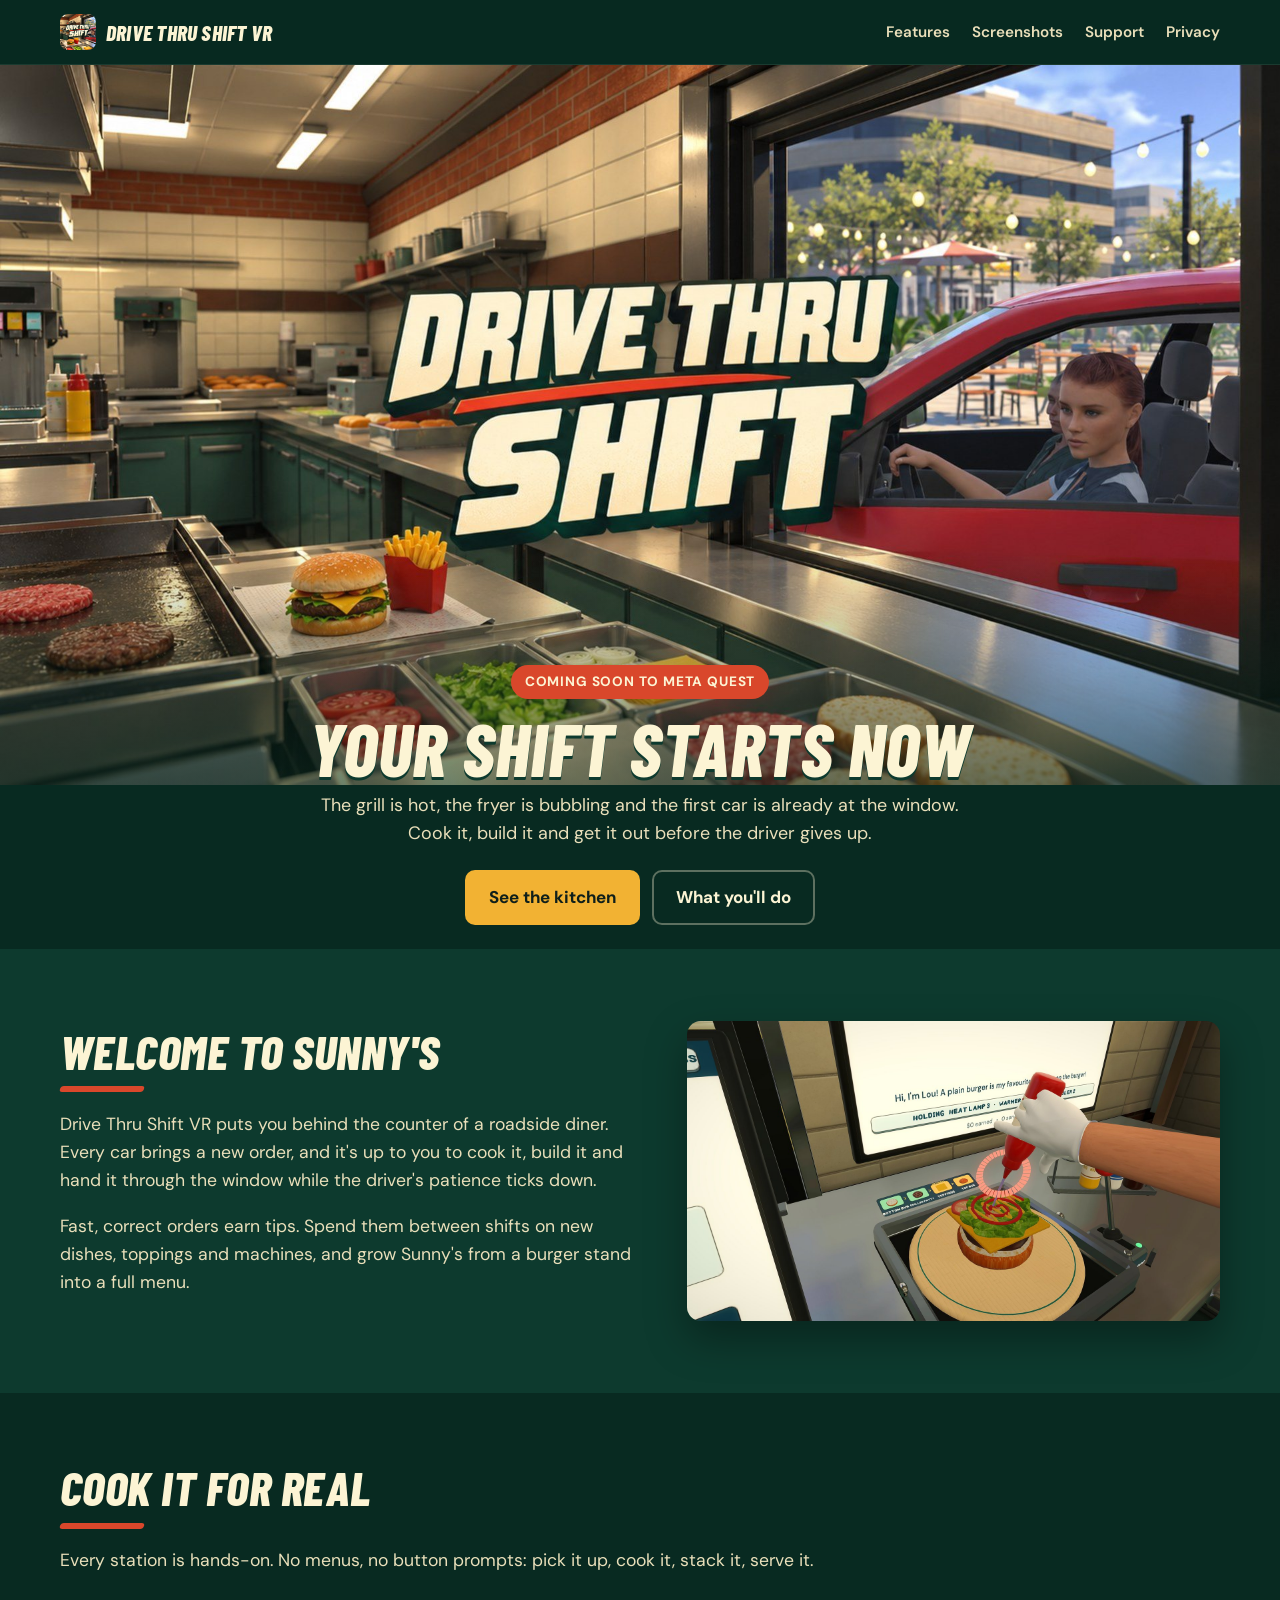
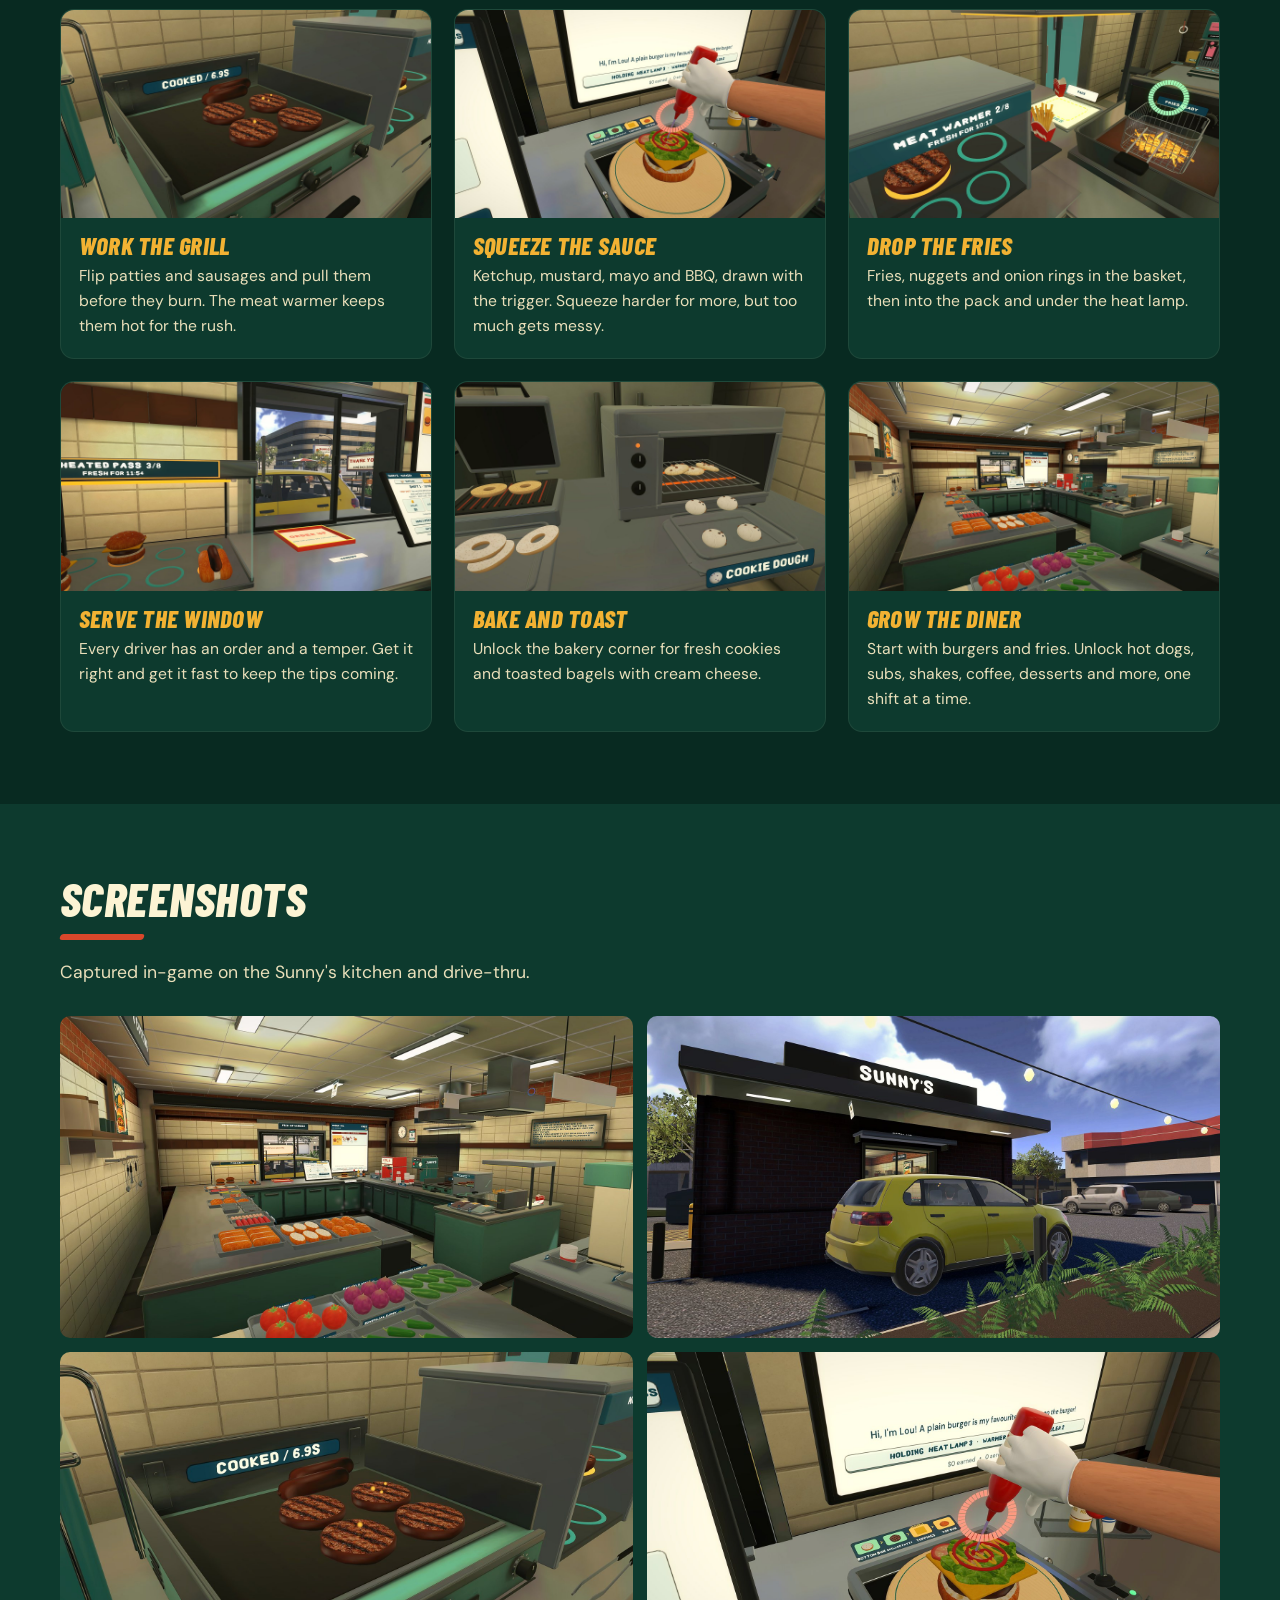
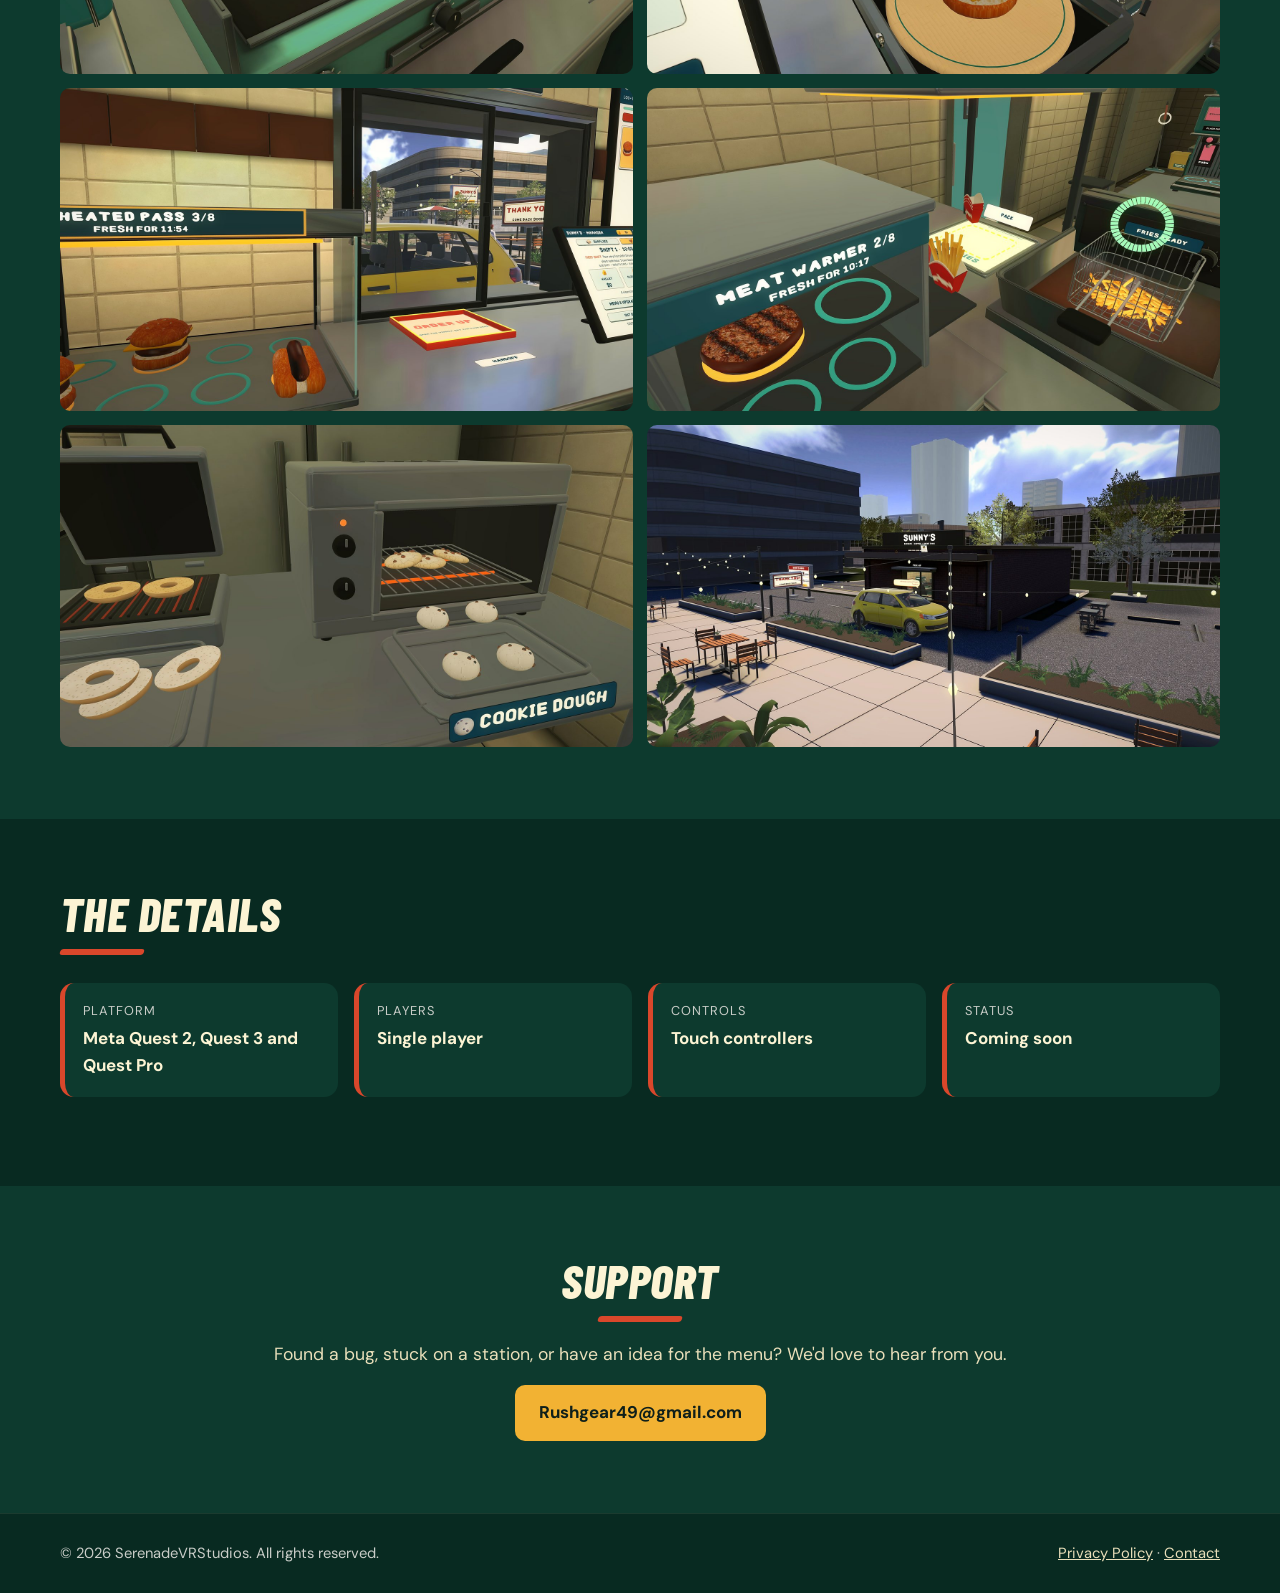
<file: index.html>
<!DOCTYPE html>
<html lang="en">
<head>
  <meta charset="utf-8">
  <meta name="viewport" content="width=device-width, initial-scale=1">
  <title>Drive Thru Shift VR – Official Site</title>
  <meta name="description" content="Run the drive-thru window at Sunny's in VR. Grill, fry, build burgers, squeeze the sauce and get every order out before the driver gives up. Coming soon to Meta Quest.">
  <meta property="og:title" content="Drive Thru Shift VR">
  <meta property="og:description" content="Run the drive-thru window at Sunny's, a busy roadside diner, in VR. Coming soon to Meta Quest.">
  <meta property="og:image" content="assets/cover.jpg">
  <meta property="og:type" content="website">
  <meta name="twitter:card" content="summary_large_image">
  <link rel="icon" type="image/png" href="assets/favicon.png">
  <link rel="preconnect" href="https://fonts.googleapis.com">
  <link rel="preconnect" href="https://fonts.gstatic.com" crossorigin>
  <link href="https://fonts.googleapis.com/css2?family=Barlow+Condensed:ital,wght@1,800&family=DM+Sans:wght@400;600;700&display=swap" rel="stylesheet">
  <link rel="stylesheet" href="assets/style.css">
</head>
<body>
  <header class="site-header">
    <div class="wrap">
      <a class="brand" href="#top"><img src="assets/icon.png" alt=""><span class="display">Drive Thru Shift VR</span></a>
      <nav class="site-nav">
        <a href="#features">Features</a>
        <a href="#screenshots">Screenshots</a>
        <a href="#support">Support</a>
        <a href="privacy.html">Privacy</a>
      </nav>
    </div>
  </header>

  <main id="top">
    <section class="hero" style="padding:0">
      <img class="hero-art" src="assets/cover.jpg" alt="Drive Thru Shift key art: the Sunny's kitchen, a burger and fries on the pass, and a driver waiting at the window">
      <div class="wrap hero-copy">
        <span class="badge">Coming soon to Meta Quest</span>
        <h1 class="display">Your shift starts now</h1>
        <p>The grill is hot, the fryer is bubbling and the first car is already at the window. Cook it, build it and get it out before the driver gives up.</p>
        <div class="buttons">
          <a class="btn btn-primary" href="#screenshots">See the kitchen</a>
          <a class="btn btn-ghost" href="#features">What you'll do</a>
        </div>
      </div>
    </section>

    <section class="about">
      <div class="wrap about-grid">
        <div>
          <h2 class="section-title display">Welcome to Sunny's<span class="stripe"></span></h2>
          <p class="lead">Drive Thru Shift VR puts you behind the counter of a roadside diner. Every car brings a new order, and it's up to you to cook it, build it and hand it through the window while the driver's patience ticks down.</p>
          <p class="lead">Fast, correct orders earn tips. Spend them between shifts on new dishes, toppings and machines, and grow Sunny's from a burger stand into a full menu.</p>
        </div>
        <img src="assets/screens/01_gloved_ketchup.jpg" alt="First-person view of a gloved hand squeezing ketchup onto a burger on the prep board" loading="lazy">
      </div>
    </section>

    <section id="features">
      <div class="wrap">
        <h2 class="section-title display">Cook it for real<span class="stripe"></span></h2>
        <p class="lead">Every station is hands-on. No menus, no button prompts: pick it up, cook it, stack it, serve it.</p>
        <div class="features-grid">
          <article class="feature">
            <img src="assets/screens/03_grill.jpg" alt="Patties and sausages cooking on the grill" loading="lazy">
            <div><h3 class="display">Work the grill</h3><p>Flip patties and sausages and pull them before they burn. The meat warmer keeps them hot for the rush.</p></div>
          </article>
          <article class="feature">
            <img src="assets/screens/01_gloved_ketchup.jpg" alt="Squeezing ketchup onto a burger" loading="lazy">
            <div><h3 class="display">Squeeze the sauce</h3><p>Ketchup, mustard, mayo and BBQ, drawn with the trigger. Squeeze harder for more, but too much gets messy.</p></div>
          </article>
          <article class="feature">
            <img src="assets/screens/04_fryer_heat_lamp.jpg" alt="Fries ready in the fryer basket next to the meat warmer" loading="lazy">
            <div><h3 class="display">Drop the fries</h3><p>Fries, nuggets and onion rings in the basket, then into the pack and under the heat lamp.</p></div>
          </article>
          <article class="feature">
            <img src="assets/screens/05_pickup_window.jpg" alt="Burgers in the heated pass and a car at the pick-up window" loading="lazy">
            <div><h3 class="display">Serve the window</h3><p>Every driver has an order and a temper. Get it right and get it fast to keep the tips coming.</p></div>
          </article>
          <article class="feature">
            <img src="assets/screens/08_bakery_corner.jpg" alt="Cookies baking in the oven and bagels on the toaster" loading="lazy">
            <div><h3 class="display">Bake and toast</h3><p>Unlock the bakery corner for fresh cookies and toasted bagels with cream cheese.</p></div>
          </article>
          <article class="feature">
            <img src="assets/screens/02_kitchen_wide.jpg" alt="The full Sunny's kitchen stocked for service" loading="lazy">
            <div><h3 class="display">Grow the diner</h3><p>Start with burgers and fries. Unlock hot dogs, subs, shakes, coffee, desserts and more, one shift at a time.</p></div>
          </article>
        </div>
      </div>
    </section>

    <section id="screenshots" class="gallery">
      <div class="wrap">
        <h2 class="section-title display">Screenshots<span class="stripe"></span></h2>
        <p class="lead">Captured in-game on the Sunny's kitchen and drive-thru.</p>
        <div class="gallery-grid">
          <a href="assets/screens/02_kitchen_wide.jpg"><img src="assets/screens/02_kitchen_wide.jpg" alt="The Sunny's kitchen" loading="lazy"></a>
          <a href="assets/screens/06_drive_thru_window.jpg"><img src="assets/screens/06_drive_thru_window.jpg" alt="A customer car at the drive-thru window" loading="lazy"></a>
          <a href="assets/screens/03_grill.jpg"><img src="assets/screens/03_grill.jpg" alt="Grill with patties" loading="lazy"></a>
          <a href="assets/screens/01_gloved_ketchup.jpg"><img src="assets/screens/01_gloved_ketchup.jpg" alt="Squeezing ketchup on a burger" loading="lazy"></a>
          <a href="assets/screens/05_pickup_window.jpg"><img src="assets/screens/05_pickup_window.jpg" alt="Heated pass and pick-up window" loading="lazy"></a>
          <a href="assets/screens/04_fryer_heat_lamp.jpg"><img src="assets/screens/04_fryer_heat_lamp.jpg" alt="Fryer and heat lamp" loading="lazy"></a>
          <a href="assets/screens/08_bakery_corner.jpg"><img src="assets/screens/08_bakery_corner.jpg" alt="Bakery corner" loading="lazy"></a>
          <a href="assets/screens/07_sunnys_exterior.jpg"><img src="assets/screens/07_sunnys_exterior.jpg" alt="Sunny's diner from the outside" loading="lazy"></a>
        </div>
      </div>
    </section>

    <section>
      <div class="wrap">
        <h2 class="section-title display">The details<span class="stripe"></span></h2>
        <dl class="details-grid">
          <div class="detail"><dt>Platform</dt><dd>Meta Quest 2, Quest 3 and Quest Pro</dd></div>
          <div class="detail"><dt>Players</dt><dd>Single player</dd></div>
          <div class="detail"><dt>Controls</dt><dd>Touch controllers</dd></div>
          <div class="detail"><dt>Status</dt><dd>Coming soon</dd></div>
        </dl>
      </div>
    </section>

    <section id="support" class="support about">
      <div class="wrap">
        <h2 class="section-title display">Support<span class="stripe" style="margin-inline:auto"></span></h2>
        <p class="lead">Found a bug, stuck on a station, or have an idea for the menu? We'd love to hear from you.</p>
        <div class="buttons"><a class="btn btn-primary" href="mailto:Rushgear49@gmail.com?subject=Drive%20Thru%20Shift%20VR%20Support">Rushgear49@gmail.com</a></div>
      </div>
    </section>
  </main>

  <footer class="site-footer">
    <div class="wrap">
      <span>&copy; 2026 SerenadeVRStudios. All rights reserved.</span>
      <span><a href="privacy.html">Privacy Policy</a> &middot; <a href="mailto:Rushgear49@gmail.com">Contact</a></span>
    </div>
  </footer>
</body>
</html>
</file>
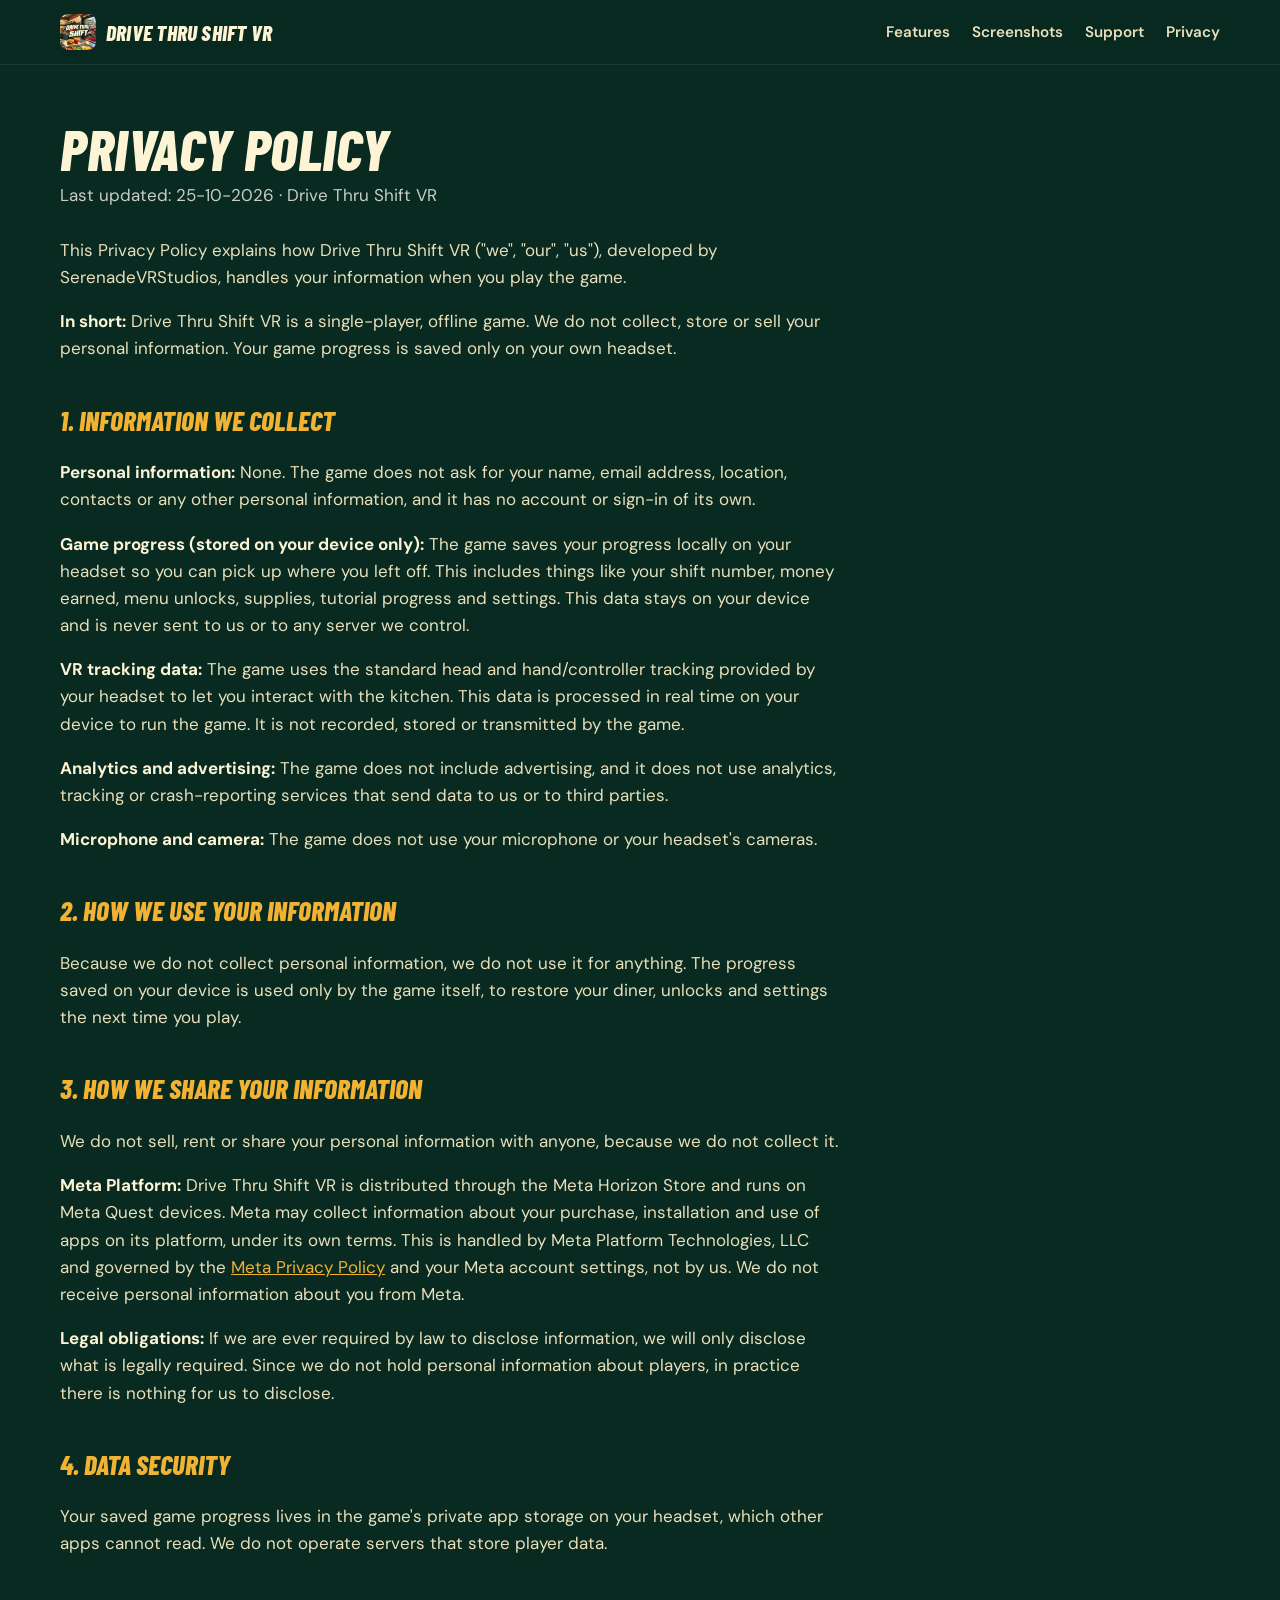
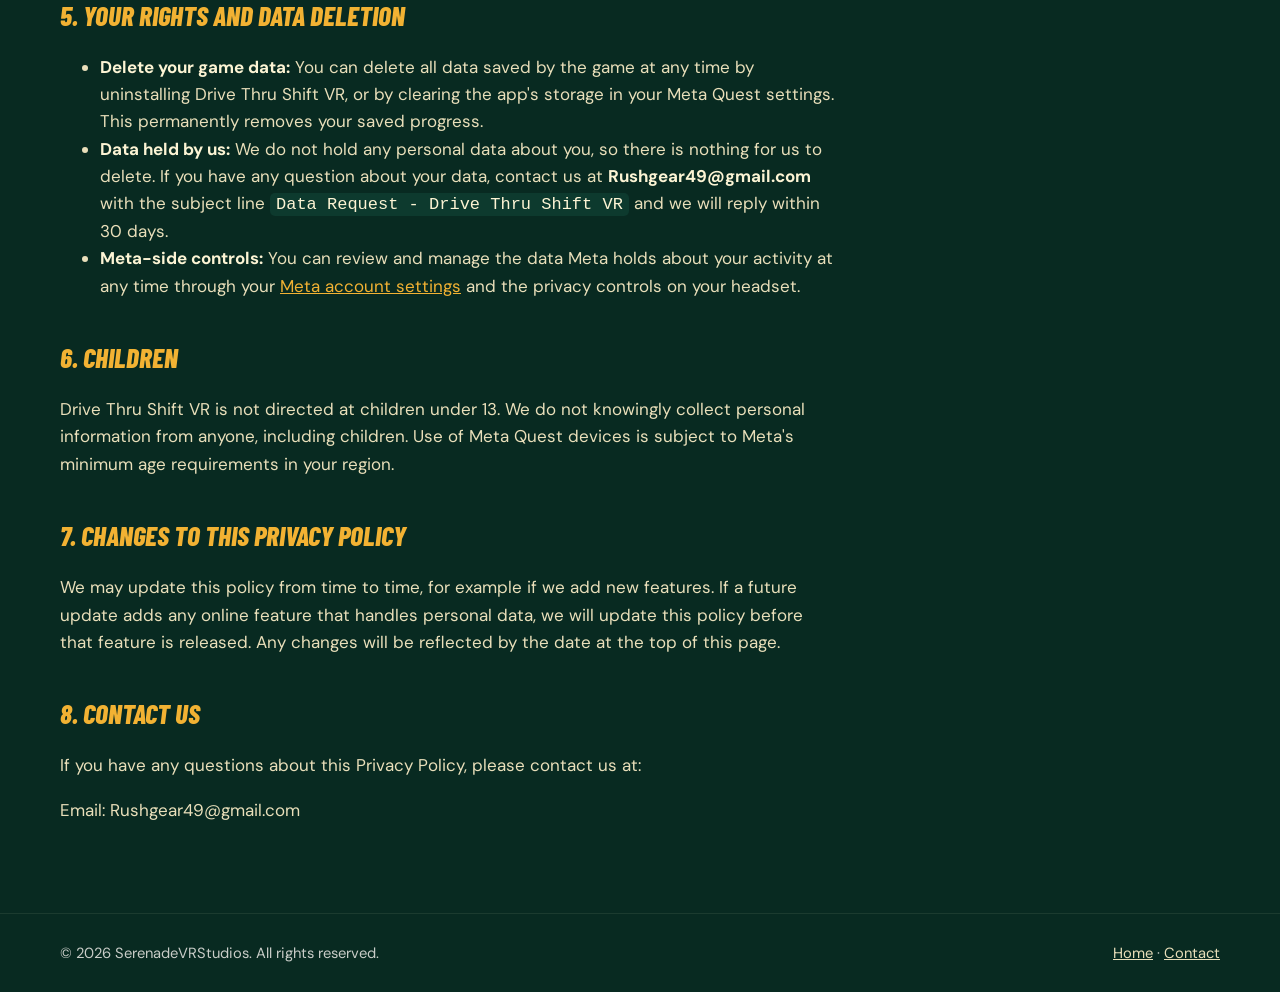
<file: privacy.html>
<!DOCTYPE html>
<html lang="en">
<head>
  <meta charset="utf-8">
  <meta name="viewport" content="width=device-width, initial-scale=1">
  <title>Privacy Policy – Drive Thru Shift VR</title>
  <meta name="description" content="Privacy Policy for Drive Thru Shift VR by SerenadeVRStudios.">
  <link rel="icon" type="image/png" href="assets/favicon.png">
  <link rel="preconnect" href="https://fonts.googleapis.com">
  <link rel="preconnect" href="https://fonts.gstatic.com" crossorigin>
  <link href="https://fonts.googleapis.com/css2?family=Barlow+Condensed:ital,wght@1,800&family=DM+Sans:wght@400;600;700&display=swap" rel="stylesheet">
  <link rel="stylesheet" href="assets/style.css">
</head>
<body>
  <header class="site-header">
    <div class="wrap">
      <a class="brand" href="index.html"><img src="assets/icon.png" alt=""><span class="display">Drive Thru Shift VR</span></a>
      <nav class="site-nav">
        <a href="index.html#features">Features</a>
        <a href="index.html#screenshots">Screenshots</a>
        <a href="index.html#support">Support</a>
        <a href="privacy.html">Privacy</a>
      </nav>
    </div>
  </header>
  <main class="policy">
    <div class="wrap">
      <article>
        <h1 class="display">Privacy Policy</h1>
        <p class="updated">Last updated: 25-10-2026 &middot; Drive Thru Shift VR</p>
<p>This Privacy Policy explains how Drive Thru Shift VR ("we", "our", "us"), developed by SerenadeVRStudios, handles your information when you play the game.</p>
<p><strong>In short:</strong> Drive Thru Shift VR is a single-player, offline game. We do not collect, store or sell your personal information. Your game progress is saved only on your own headset.</p>
<h2>1. Information We Collect</h2>
<p><strong>Personal information:</strong> None. The game does not ask for your name, email address, location, contacts or any other personal information, and it has no account or sign-in of its own.</p>
<p><strong>Game progress (stored on your device only):</strong> The game saves your progress locally on your headset so you can pick up where you left off. This includes things like your shift number, money earned, menu unlocks, supplies, tutorial progress and settings. This data stays on your device and is never sent to us or to any server we control.</p>
<p><strong>VR tracking data:</strong> The game uses the standard head and hand/controller tracking provided by your headset to let you interact with the kitchen. This data is processed in real time on your device to run the game. It is not recorded, stored or transmitted by the game.</p>
<p><strong>Analytics and advertising:</strong> The game does not include advertising, and it does not use analytics, tracking or crash-reporting services that send data to us or to third parties.</p>
<p><strong>Microphone and camera:</strong> The game does not use your microphone or your headset's cameras.</p>
<h2>2. How We Use Your Information</h2>
<p>Because we do not collect personal information, we do not use it for anything. The progress saved on your device is used only by the game itself, to restore your diner, unlocks and settings the next time you play.</p>
<h2>3. How We Share Your Information</h2>
<p>We do not sell, rent or share your personal information with anyone, because we do not collect it.</p>
<p><strong>Meta Platform:</strong> Drive Thru Shift VR is distributed through the Meta Horizon Store and runs on Meta Quest devices. Meta may collect information about your purchase, installation and use of apps on its platform, under its own terms. This is handled by Meta Platform Technologies, LLC and governed by the <a href="https://www.meta.com/legal/privacy-policy/">Meta Privacy Policy</a> and your Meta account settings, not by us. We do not receive personal information about you from Meta.</p>
<p><strong>Legal obligations:</strong> If we are ever required by law to disclose information, we will only disclose what is legally required. Since we do not hold personal information about players, in practice there is nothing for us to disclose.</p>
<h2>4. Data Security</h2>
<p>Your saved game progress lives in the game's private app storage on your headset, which other apps cannot read. We do not operate servers that store player data.</p>
<h2>5. Your Rights and Data Deletion</h2>
<ul>
<li><strong>Delete your game data:</strong> You can delete all data saved by the game at any time by uninstalling Drive Thru Shift VR, or by clearing the app's storage in your Meta Quest settings. This permanently removes your saved progress.</li>
<li><strong>Data held by us:</strong> We do not hold any personal data about you, so there is nothing for us to delete. If you have any question about your data, contact us at <strong>Rushgear49@gmail.com</strong> with the subject line <code>Data Request - Drive Thru Shift VR</code> and we will reply within 30 days.</li>
<li><strong>Meta-side controls:</strong> You can review and manage the data Meta holds about your activity at any time through your <a href="https://accounts.meta.com/">Meta account settings</a> and the privacy controls on your headset.</li>
</ul>
<h2>6. Children</h2>
<p>Drive Thru Shift VR is not directed at children under 13. We do not knowingly collect personal information from anyone, including children. Use of Meta Quest devices is subject to Meta's minimum age requirements in your region.</p>
<h2>7. Changes to This Privacy Policy</h2>
<p>We may update this policy from time to time, for example if we add new features. If a future update adds any online feature that handles personal data, we will update this policy before that feature is released. Any changes will be reflected by the date at the top of this page.</p>
<h2>8. Contact Us</h2>
<p>If you have any questions about this Privacy Policy, please contact us at:</p>
<p>Email: Rushgear49@gmail.com</p>
      </article>
    </div>
  </main>
  <footer class="site-footer">
    <div class="wrap">
      <span>&copy; 2026 SerenadeVRStudios. All rights reserved.</span>
      <span><a href="index.html">Home</a> &middot; <a href="mailto:Rushgear49@gmail.com">Contact</a></span>
    </div>
  </footer>
</body>
</html>
</file>
<file: assets/style.css>
:root {
  --green-900: #082a21;
  --green-800: #0d3a2e;
  --green-700: #14503f;
  --cream: #fcf4d4;
  --cream-dim: #e9dfba;
  --coral: #d9472b;
  --coral-dark: #b23620;
  --gold: #f2b233;
  --steel: #c9cdc8;
  --ink: #0f1f1a;
  --radius: 14px;
  --max: 1160px;
}

* { box-sizing: border-box; }
html { scroll-behavior: smooth; }
body {
  margin: 0;
  background: var(--green-900);
  color: var(--cream);
  font-family: "DM Sans", system-ui, -apple-system, "Segoe UI", sans-serif;
  font-size: 17px;
  line-height: 1.6;
  -webkit-font-smoothing: antialiased;
}
img { max-width: 100%; display: block; }
a { color: var(--gold); }
a:hover { color: var(--cream); }

.display {
  font-family: "Barlow Condensed", "Arial Narrow", sans-serif;
  font-weight: 800;
  font-style: italic;
  text-transform: uppercase;
  letter-spacing: 0.01em;
  line-height: 0.95;
}

.wrap { width: min(var(--max), 100% - 32px); margin-inline: auto; }

/* ---------- header */
.site-header {
  position: sticky; top: 0; z-index: 10;
  background: rgba(8, 42, 33, 0.92);
  backdrop-filter: blur(8px);
  border-bottom: 1px solid rgba(252, 244, 212, 0.08);
}
.site-header .wrap { display: flex; align-items: center; justify-content: space-between; gap: 16px; height: 64px; }
.brand { display: flex; align-items: center; gap: 10px; text-decoration: none; color: var(--cream); }
.brand img { width: 36px; height: 36px; border-radius: 8px; }
.brand span { font-size: 1.35rem; }
.site-nav { display: flex; gap: 22px; }
.site-nav a { color: var(--cream-dim); text-decoration: none; font-weight: 600; font-size: 0.95rem; }
.site-nav a:hover { color: var(--gold); }

/* ---------- hero */
.hero { position: relative; overflow: hidden; }
.hero-art { width: 100%; aspect-ratio: 16 / 9; max-height: 82vh; object-fit: cover; object-position: center 40%; }
.hero::after {
  content: ""; position: absolute; inset: auto 0 0 0; height: 45%;
  background: linear-gradient(to bottom, rgba(8, 42, 33, 0), var(--green-900));
  pointer-events: none;
}
.hero-copy { position: relative; z-index: 1; margin-top: -120px; text-align: center; padding-bottom: 24px; }
.badge {
  display: inline-block; padding: 6px 14px; border-radius: 999px;
  background: var(--coral); color: var(--cream);
  font-weight: 700; font-size: 0.85rem; letter-spacing: 0.06em; text-transform: uppercase;
}
.hero-copy h1 { font-size: clamp(2.6rem, 6vw, 4.6rem); margin: 14px 0 8px; color: var(--cream); text-shadow: 0 3px 0 var(--green-800); }
.hero-copy p { max-width: 640px; margin: 0 auto 22px; color: var(--cream-dim); font-size: 1.12rem; }
.buttons { display: flex; flex-wrap: wrap; justify-content: center; gap: 12px; }
.btn {
  display: inline-block; padding: 12px 22px; border-radius: 10px; text-decoration: none;
  font-weight: 700; border: 2px solid transparent; transition: transform 0.15s, background 0.15s;
}
.btn:hover { transform: translateY(-1px); }
.btn-primary { background: var(--gold); color: var(--ink); }
.btn-primary:hover { background: var(--cream); color: var(--ink); }
.btn-ghost { border-color: rgba(252, 244, 212, 0.35); color: var(--cream); }
.btn-ghost:hover { border-color: var(--gold); color: var(--gold); }

/* ---------- sections */
section { padding: 72px 0; }
.section-title { font-size: clamp(2rem, 4vw, 3rem); margin: 0 0 10px; color: var(--cream); }
.section-title .stripe { display: block; width: 84px; height: 6px; margin-top: 12px; background: var(--coral); border-radius: 3px; transform: skewX(-18deg); }
.lead { max-width: 760px; color: var(--cream-dim); font-size: 1.1rem; }

.about { background: var(--green-800); }
.about-grid { display: grid; grid-template-columns: 1.1fr 1fr; gap: 40px; align-items: center; }
.about-grid img { border-radius: var(--radius); box-shadow: 0 18px 40px rgba(0, 0, 0, 0.35); }

/* ---------- features */
.features-grid { display: grid; grid-template-columns: repeat(3, 1fr); gap: 22px; margin-top: 34px; }
.feature { background: var(--green-800); border-radius: var(--radius); overflow: hidden; border: 1px solid rgba(252, 244, 212, 0.07); }
.feature img { aspect-ratio: 16 / 9; object-fit: cover; width: 100%; }
.feature div { padding: 16px 18px 20px; }
.feature h3 { margin: 0 0 6px; font-size: 1.55rem; color: var(--gold); }
.feature p { margin: 0; color: var(--cream-dim); font-size: 0.98rem; }

/* ---------- gallery */
.gallery { background: var(--green-800); }
.gallery-grid { display: grid; grid-template-columns: repeat(2, 1fr); gap: 14px; margin-top: 30px; }
.gallery-grid a { display: block; border-radius: 10px; overflow: hidden; }
.gallery-grid img { aspect-ratio: 16 / 9; object-fit: cover; width: 100%; transition: transform 0.25s; }
.gallery-grid a:hover img { transform: scale(1.03); }

/* ---------- details */
.details-grid { display: grid; grid-template-columns: repeat(4, 1fr); gap: 16px; margin-top: 28px; }
.detail { background: var(--green-800); border-radius: var(--radius); padding: 18px; border-left: 5px solid var(--coral); }
.detail dt { font-size: 0.8rem; letter-spacing: 0.08em; text-transform: uppercase; color: var(--steel); }
.detail dd { margin: 4px 0 0; font-weight: 700; color: var(--cream); }

.support { text-align: center; }
.support .lead { margin-inline: auto; }

/* ---------- footer */
.site-footer { border-top: 1px solid rgba(252, 244, 212, 0.08); padding: 28px 0; color: var(--steel); font-size: 0.92rem; }
.site-footer .wrap { display: flex; flex-wrap: wrap; justify-content: space-between; gap: 12px; }
.site-footer a { color: var(--cream-dim); }

/* ---------- privacy page */
.policy { padding: 56px 0 72px; }
.policy article { max-width: 780px; }
.policy h1 { font-size: clamp(2.4rem, 5vw, 3.6rem); margin: 0 0 6px; }
.policy .updated { color: var(--steel); margin: 0 0 28px; }
.policy h2 { font-family: "Barlow Condensed", sans-serif; font-weight: 800; font-style: italic; text-transform: uppercase; font-size: 1.7rem; color: var(--gold); margin: 36px 0 8px; }
.policy p, .policy li { color: var(--cream-dim); }
.policy strong { color: var(--cream); }
.policy code { background: var(--green-800); padding: 2px 6px; border-radius: 5px; color: var(--cream); }

@media (max-width: 900px) {
  .about-grid { grid-template-columns: 1fr; }
  .features-grid { grid-template-columns: repeat(2, 1fr); }
  .details-grid { grid-template-columns: repeat(2, 1fr); }
}
@media (max-width: 620px) {
  .site-nav { display: none; }
  .features-grid, .gallery-grid { grid-template-columns: 1fr; }
  .hero-copy { margin-top: 18px; }
  .hero::after { display: none; }
  section { padding: 52px 0; }
}
</file>
